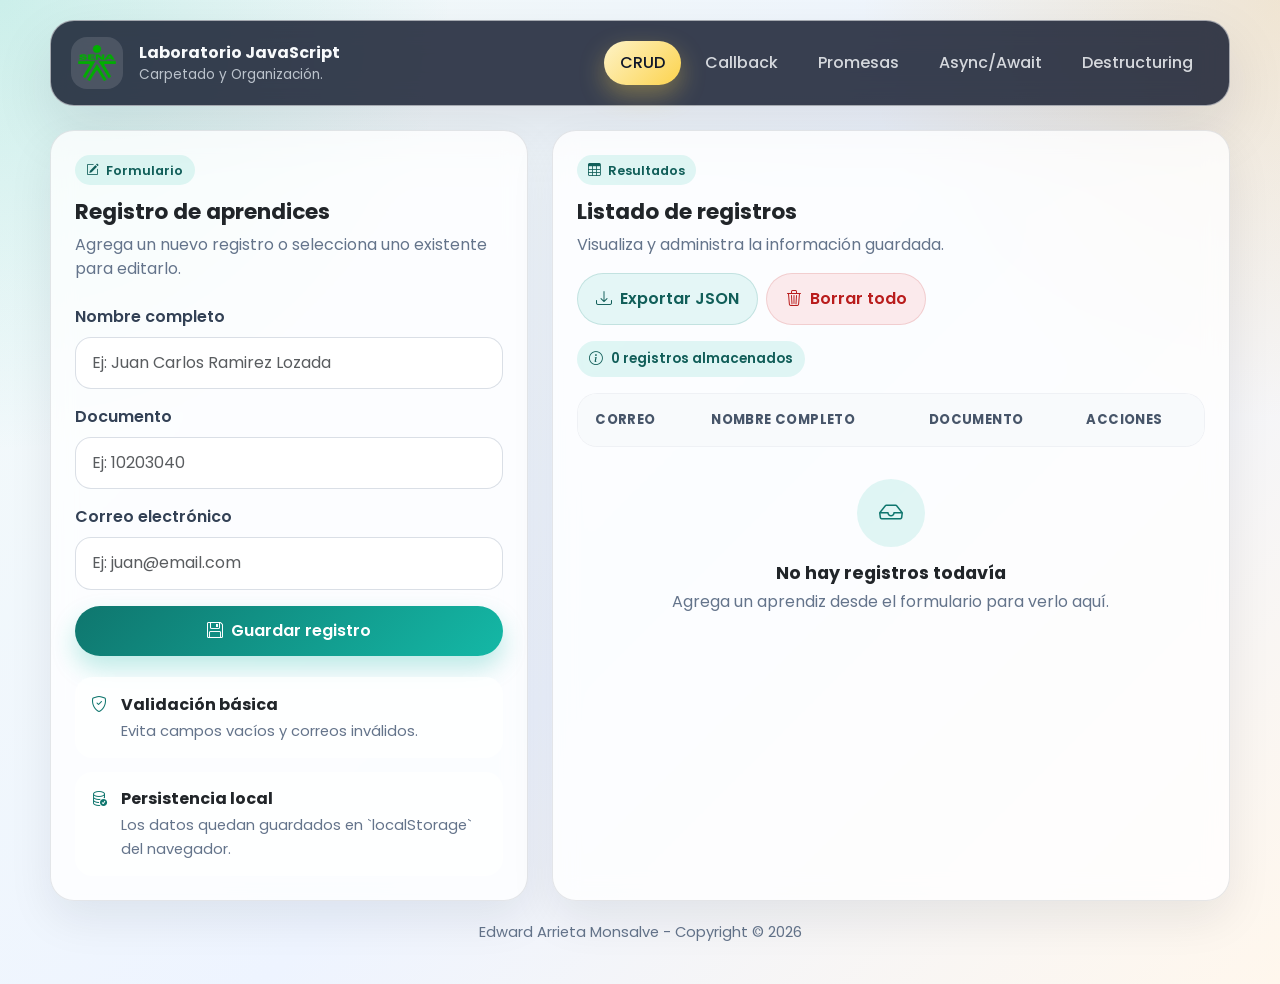
<file: index.html>
<!DOCTYPE html>
<html lang="es-CO">

<head>
    <meta charset="UTF-8">
    <meta name="viewport" content="width=device-width, initial-scale=1.0">
    <title>Laboratorio JavaScript | CRUD</title>
    <meta name="author" content="Edward Arrieta Monsalve">
    <meta name="description" content="Aplicativo web con ejercicios de CRUD, callback, promesas, async/await y destructuring">
    <meta name="keywords" content="SENA, bootstrap, javascript, crud">
    <meta name="theme-color" content="#0f172a">
    <link rel="shortcut icon" href="logosena.png" type="image/x-icon">
    <link rel="preconnect" href="https://fonts.googleapis.com">
    <link rel="preconnect" href="https://fonts.gstatic.com" crossorigin>
    <link href="https://fonts.googleapis.com/css2?family=Poppins:wght@400;500;600;700&display=swap"
        rel="stylesheet">
    <link href="https://cdn.jsdelivr.net/npm/bootstrap@5.3.3/dist/css/bootstrap.min.css" rel="stylesheet"
        integrity="sha384-QWTKZyjpPEjISv5WaRU9OFeRpok6YctnYmDr5pNlyT2bRjXh0JMhjY6hW+ALEwIH" crossorigin="anonymous">
    <link href="https://cdn.jsdelivr.net/npm/bootstrap-icons@1.11.3/font/bootstrap-icons.min.css" rel="stylesheet">
    <link rel="stylesheet" href="assets/css/styles.css">
</head>

<body>
    <div class="app-shell">
        <header class="topbar mb-4">
            <div class="d-flex flex-column flex-xl-row align-items-xl-center justify-content-between gap-3">
                <div class="d-flex align-items-center gap-3">
                    <img src="logosena.png" alt="Logo SENA" class="brand-mark">
                    <div>
                        <p class="brand-title">Laboratorio JavaScript</p>
                        <p class="brand-copy">Carpetado y Organización.</p>
                    </div>
                </div>

                <nav aria-label="Navegación principal">
                    <ul class="nav nav-pills gap-2">
                        <li class="nav-item"><a class="nav-link active" href="index.html">CRUD</a></li>
                        <li class="nav-item"><a class="nav-link" href="pages/callback.html">Callback</a></li>
                        <li class="nav-item"><a class="nav-link" href="pages/promesas.html">Promesas</a></li>
                        <li class="nav-item"><a class="nav-link" href="pages/async-await.html">Async/Await</a></li>
                        <li class="nav-item"><a class="nav-link" href="pages/object-destructuring.html">Destructuring</a></li>
                    </ul>
                </nav>
            </div>
        </header>

        <main>
            <div class="row g-4">
                <div class="col-12 col-lg-5">
                    <div class="card surface-card">
                        <div class="card-body">
                            <span class="section-kicker"><i class="bi bi-pencil-square"></i> Formulario</span>
                            <h2 class="section-title">Registro de aprendices</h2>
                            <p class="section-text">Agrega un nuevo registro o selecciona uno existente para editarlo.</p>

                            <form id="studentForm" autocomplete="off" class="mt-4">
                                <input type="hidden" id="studentId">

                                <div class="mb-3">
                                    <label class="form-label" for="name">Nombre completo</label>
                                    <input class="form-control" id="name" required
                                        placeholder="Ej: Juan Carlos Ramirez Lozada">
                                </div>

                                <div class="mb-3">
                                    <label class="form-label" for="doc">Documento</label>
                                    <input class="form-control" id="doc" required placeholder="Ej: 10203040">
                                </div>

                                <div class="mb-3">
                                    <label class="form-label" for="email">Correo electrónico</label>
                                    <input type="email" class="form-control" id="email" required
                                        placeholder="Ej: juan@email.com">
                                </div>

                                <div class="d-grid gap-2">
                                    <button class="btn btn-brand" type="button" id="btnAdd" onclick="addData()">
                                        <i class="bi bi-floppy me-2"></i>Guardar registro
                                    </button>
                                    <button class="btn btn-outline-brand" type="button" id="btnUpdate" onclick="addData()">
                                        <i class="bi bi-arrow-repeat me-2"></i>Actualizar registro
                                    </button>
                                </div>
                            </form>

                            <div class="info-list">
                                <div class="info-item">
                                    <i class="bi bi-shield-check"></i>
                                    <div>
                                        <strong>Validación básica</strong>
                                        <span>Evita campos vacíos y correos inválidos.</span>
                                    </div>
                                </div>
                                <div class="info-item">
                                    <i class="bi bi-database-check"></i>
                                    <div>
                                        <strong>Persistencia local</strong>
                                        <span>Los datos quedan guardados en `localStorage` del navegador.</span>
                                    </div>
                                </div>
                            </div>
                        </div>
                    </div>
                </div>

                <div class="col-12 col-lg-7">
                    <div class="card surface-card">
                        <div class="card-body">
                            <div class="results-header">
                                <div>
                                    <span class="section-kicker"><i class="bi bi-table"></i> Resultados</span>
                                    <h2 class="section-title">Listado de registros</h2>
                                    <p class="section-text">Visualiza y administra la información guardada.</p>
                                </div>

                                <div class="d-flex flex-wrap gap-2">
                                    <button class="btn btn-soft" id="btnExportar" type="button">
                                        <i class="bi bi-download me-2"></i>Exportar JSON
                                    </button>
                                    <button class="btn btn-danger-soft" id="btnBorrarTodo" type="button">
                                        <i class="bi bi-trash3 me-2"></i>Borrar todo
                                    </button>
                                </div>
                            </div>

                            <div class="results-meta mb-3">
                                <i class="bi bi-info-circle"></i>
                                <span id="recordsCounter">0 registros almacenados</span>
                            </div>

                            <div class="table-shell">
                                <div class="table-responsive" id="tableData">
                                    <table class="table align-middle">
                                        <thead>
                                            <tr>
                                                <th scope="col">Correo</th>
                                                <th scope="col">Nombre completo</th>
                                                <th scope="col">Documento</th>
                                                <th scope="col">Acciones</th>
                                            </tr>
                                        </thead>
                                        <tbody></tbody>
                                    </table>
                                </div>
                            </div>

                            <div id="emptyState" class="empty-panel d-none"></div>
                        </div>
                    </div>
                </div>
            </div>
        </main>

        <footer class="site-footer">
            <p class="mb-0">Edward Arrieta Monsalve - Copyright © 2026</p>
        </footer>
    </div>

    <script src="https://cdn.jsdelivr.net/npm/bootstrap@5.3.3/dist/js/bootstrap.bundle.min.js"
        integrity="sha384-YvpcrYf0tY3lHB60NNkmXc5s9fDVZLESaAA55NDzOxhy9GkcIdslK1eN7N6jIeHz"
        crossorigin="anonymous"></script>
    <script src="assets/js/crud.js"></script>
</body>

</html>
</file>
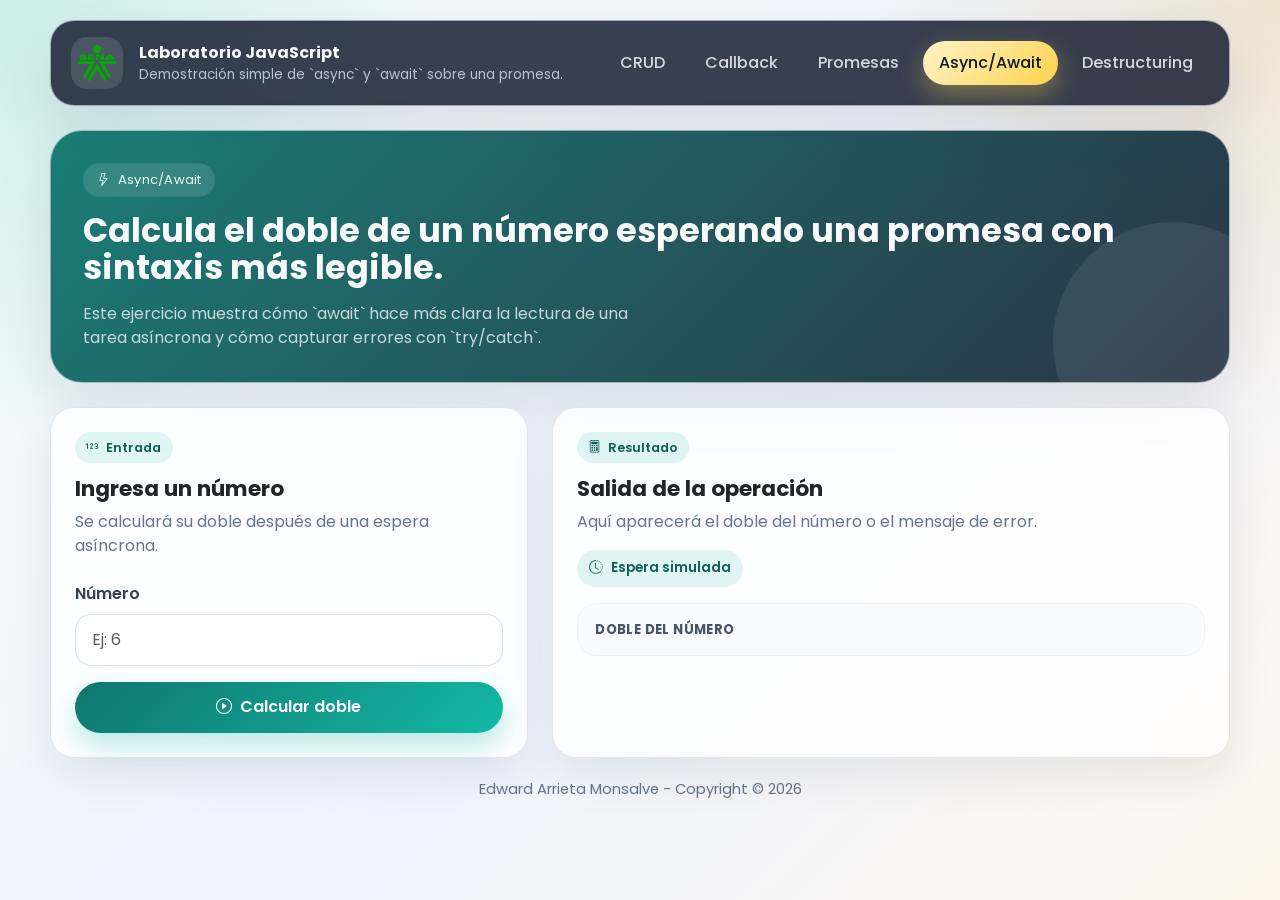
<file: pages/async-await.html>
<!DOCTYPE html>
<html lang="es-CO">

<head>
    <meta charset="UTF-8">
    <meta name="viewport" content="width=device-width, initial-scale=1.0">
    <title>Laboratorio JavaScript | Async/Await</title>
    <meta name="author" content="Edward Arrieta Monsalve">
    <meta name="description" content="Cálculo asíncrono de un número usando async/await">
    <meta name="theme-color" content="#0f172a">
    <link rel="shortcut icon" href="../logosena.png" type="image/x-icon">
    <link rel="preconnect" href="https://fonts.googleapis.com">
    <link rel="preconnect" href="https://fonts.gstatic.com" crossorigin>
    <link href="https://fonts.googleapis.com/css2?family=Poppins:wght@400;500;600;700&display=swap"
        rel="stylesheet">
    <link href="https://cdn.jsdelivr.net/npm/bootstrap@5.3.3/dist/css/bootstrap.min.css" rel="stylesheet"
        integrity="sha384-QWTKZyjpPEjISv5WaRU9OFeRpok6YctnYmDr5pNlyT2bRjXh0JMhjY6hW+ALEwIH" crossorigin="anonymous">
    <link href="https://cdn.jsdelivr.net/npm/bootstrap-icons@1.11.3/font/bootstrap-icons.min.css" rel="stylesheet">
    <link rel="stylesheet" href="../assets/css/styles.css">
</head>

<body>
    <div class="app-shell">
        <header class="topbar mb-4">
            <div class="d-flex flex-column flex-xl-row align-items-xl-center justify-content-between gap-3">
                <div class="d-flex align-items-center gap-3">
                    <img src="../logosena.png" alt="Logo SENA" class="brand-mark">
                    <div>
                        <p class="brand-title">Laboratorio JavaScript</p>
                        <p class="brand-copy">Demostración simple de `async` y `await` sobre una promesa.</p>
                    </div>
                </div>

                <nav aria-label="Navegación principal">
                    <ul class="nav nav-pills gap-2">
                        <li class="nav-item"><a class="nav-link" href="../index.html">CRUD</a></li>
                        <li class="nav-item"><a class="nav-link" href="callback.html">Callback</a></li>
                        <li class="nav-item"><a class="nav-link" href="promesas.html">Promesas</a></li>
                        <li class="nav-item"><a class="nav-link active" href="async-await.html">Async/Await</a></li>
                        <li class="nav-item"><a class="nav-link" href="object-destructuring.html">Destructuring</a></li>
                    </ul>
                </nav>
            </div>
        </header>

        <section class="hero-panel mb-4">
            <span class="hero-eyebrow"><i class="bi bi-lightning"></i> Async/Await</span>
            <h1 class="hero-title">Calcula el doble de un número esperando una promesa con sintaxis más legible.</h1>
            <p class="hero-text">
                Este ejercicio muestra cómo `await` hace más clara la lectura de una tarea asíncrona y cómo capturar errores
                con `try/catch`.
            </p>
        </section>

        <main>
            <div class="row g-4">
                <div class="col-12 col-lg-5">
                    <div class="card surface-card">
                        <div class="card-body">
                            <span class="section-kicker"><i class="bi bi-123"></i> Entrada</span>
                            <h2 class="section-title">Ingresa un número</h2>
                            <p class="section-text">Se calculará su doble después de una espera asíncrona.</p>

                            <form id="studentForm" autocomplete="off" class="mt-4">
                                <div class="mb-3">
                                    <label class="form-label" for="name">Número</label>
                                    <input class="form-control" id="name" required placeholder="Ej: 6">
                                </div>

                                <div class="d-grid">
                                    <button class="btn btn-brand" type="button" id="btnAdd" onclick="addData()">
                                        <i class="bi bi-play-circle me-2"></i>Calcular doble
                                    </button>
                                </div>
                            </form>
                        </div>
                    </div>
                </div>

                <div class="col-12 col-lg-7">
                    <div class="card surface-card">
                        <div class="card-body">
                            <div class="results-header">
                                <div>
                                    <span class="section-kicker"><i class="bi bi-calculator"></i> Resultado</span>
                                    <h2 class="section-title">Salida de la operación</h2>
                                    <p class="section-text">Aquí aparecerá el doble del número o el mensaje de error.</p>
                                </div>

                                <div class="results-meta">
                                    <i class="bi bi-clock-history"></i>
                                    Espera simulada
                                </div>
                            </div>

                            <div class="table-shell">
                                <div class="table-responsive" id="tableData">
                                    <table class="table align-middle">
                                        <thead>
                                            <tr>
                                                <th scope="col">Doble del número</th>
                                            </tr>
                                        </thead>
                                        <tbody></tbody>
                                    </table>
                                </div>
                            </div>

                            <div id="emptyState" class="empty-panel d-none"></div>
                        </div>
                    </div>
                </div>
            </div>
        </main>

        <footer class="site-footer">
            <p class="mb-0">Edward Arrieta Monsalve - Copyright © 2026</p>
        </footer>
    </div>

    <script src="https://cdn.jsdelivr.net/npm/bootstrap@5.3.3/dist/js/bootstrap.bundle.min.js"
        integrity="sha384-YvpcrYf0tY3lHB60NNkmXc5s9fDVZLESaAA55NDzOxhy9GkcIdslK1eN7N6jIeHz"
        crossorigin="anonymous"></script>
    <script src="../assets/js/async-await.js"></script>
</body>

</html>
</file>
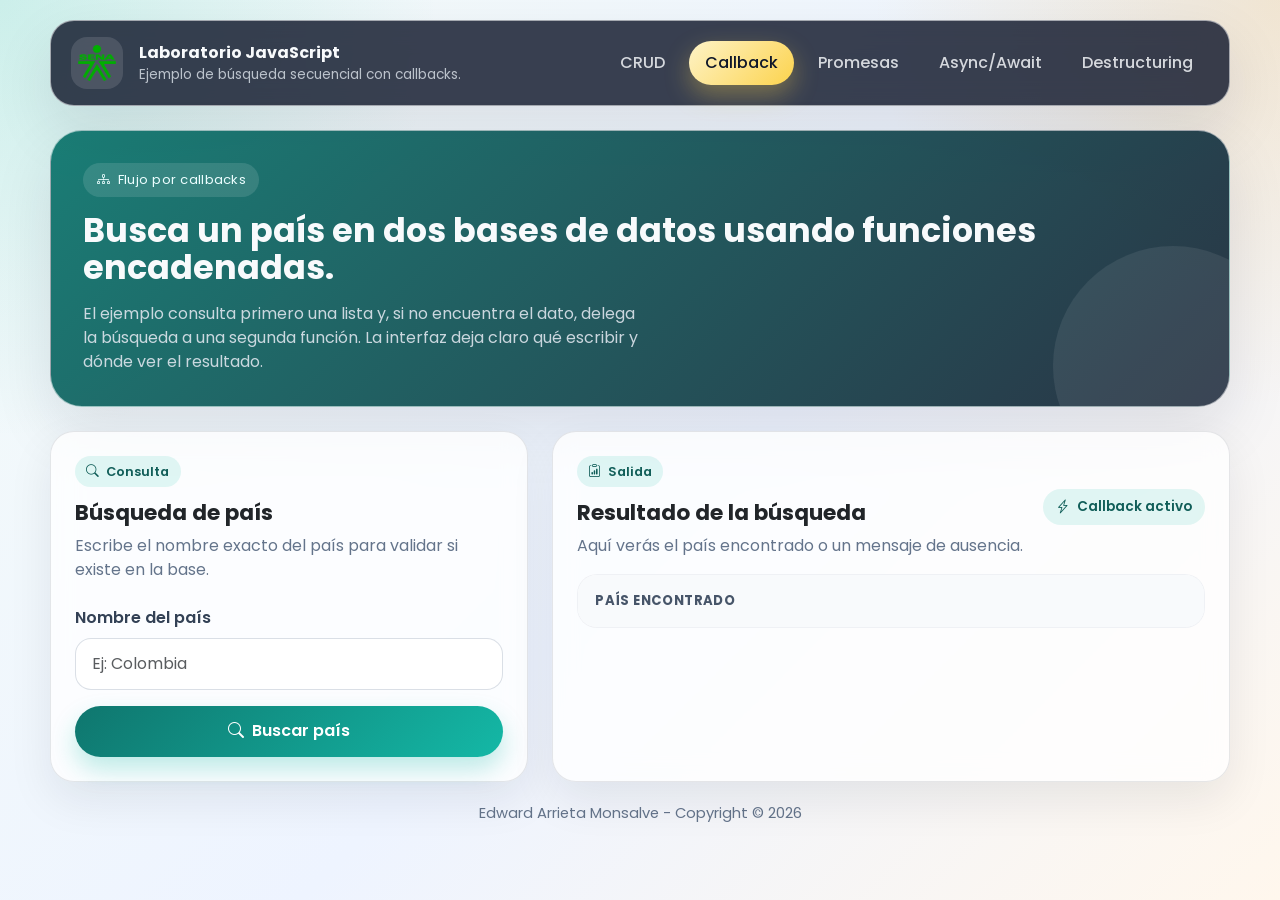
<file: pages/callback.html>
<!DOCTYPE html>
<html lang="es-CO">

<head>
    <meta charset="UTF-8">
    <meta name="viewport" content="width=device-width, initial-scale=1.0">
    <title>Laboratorio JavaScript | Callback</title>
    <meta name="author" content="Edward Arrieta Monsalve">
    <meta name="description" content="Búsqueda de países usando callbacks">
    <meta name="theme-color" content="#0f172a">
    <link rel="shortcut icon" href="../logosena.png" type="image/x-icon">
    <link rel="preconnect" href="https://fonts.googleapis.com">
    <link rel="preconnect" href="https://fonts.gstatic.com" crossorigin>
    <link href="https://fonts.googleapis.com/css2?family=Poppins:wght@400;500;600;700&display=swap"
        rel="stylesheet">
    <link href="https://cdn.jsdelivr.net/npm/bootstrap@5.3.3/dist/css/bootstrap.min.css" rel="stylesheet"
        integrity="sha384-QWTKZyjpPEjISv5WaRU9OFeRpok6YctnYmDr5pNlyT2bRjXh0JMhjY6hW+ALEwIH" crossorigin="anonymous">
    <link href="https://cdn.jsdelivr.net/npm/bootstrap-icons@1.11.3/font/bootstrap-icons.min.css" rel="stylesheet">
    <link rel="stylesheet" href="../assets/css/styles.css">
</head>

<body>
    <div class="app-shell">
        <header class="topbar mb-4">
            <div class="d-flex flex-column flex-xl-row align-items-xl-center justify-content-between gap-3">
                <div class="d-flex align-items-center gap-3">
                    <img src="../logosena.png" alt="Logo SENA" class="brand-mark">
                    <div>
                        <p class="brand-title">Laboratorio JavaScript</p>
                        <p class="brand-copy">Ejemplo de búsqueda secuencial con callbacks.</p>
                    </div>
                </div>

                <nav aria-label="Navegación principal">
                    <ul class="nav nav-pills gap-2">
                        <li class="nav-item"><a class="nav-link" href="../index.html">CRUD</a></li>
                        <li class="nav-item"><a class="nav-link active" href="callback.html">Callback</a></li>
                        <li class="nav-item"><a class="nav-link" href="promesas.html">Promesas</a></li>
                        <li class="nav-item"><a class="nav-link" href="async-await.html">Async/Await</a></li>
                        <li class="nav-item"><a class="nav-link" href="object-destructuring.html">Destructuring</a></li>
                    </ul>
                </nav>
            </div>
        </header>

        <section class="hero-panel mb-4">
            <span class="hero-eyebrow"><i class="bi bi-diagram-3"></i> Flujo por callbacks</span>
            <h1 class="hero-title">Busca un país en dos bases de datos usando funciones encadenadas.</h1>
            <p class="hero-text">
                El ejemplo consulta primero una lista y, si no encuentra el dato, delega la búsqueda a una segunda función.
                La interfaz deja claro qué escribir y dónde ver el resultado.
            </p>
        </section>

        <main>
            <div class="row g-4">
                <div class="col-12 col-lg-5">
                    <div class="card surface-card">
                        <div class="card-body">
                            <span class="section-kicker"><i class="bi bi-search"></i> Consulta</span>
                            <h2 class="section-title">Búsqueda de país</h2>
                            <p class="section-text">Escribe el nombre exacto del país para validar si existe en la base.</p>

                            <form id="studentForm" autocomplete="off" class="mt-4">
                                <div class="mb-3">
                                    <label class="form-label" for="name">Nombre del país</label>
                                    <input class="form-control" id="name" required placeholder="Ej: Colombia">
                                </div>

                                <div class="d-grid">
                                    <button class="btn btn-brand" type="button" id="btnAdd" onclick="addData()">
                                        <i class="bi bi-search me-2"></i>Buscar país
                                    </button>
                                </div>
                            </form>
                        </div>
                    </div>
                </div>

                <div class="col-12 col-lg-7">
                    <div class="card surface-card">
                        <div class="card-body">
                            <div class="results-header">
                                <div>
                                    <span class="section-kicker"><i class="bi bi-clipboard-data"></i> Salida</span>
                                    <h2 class="section-title">Resultado de la búsqueda</h2>
                                    <p class="section-text">Aquí verás el país encontrado o un mensaje de ausencia.</p>
                                </div>

                                <div class="results-meta">
                                    <i class="bi bi-lightning-charge"></i>
                                    Callback activo
                                </div>
                            </div>

                            <div class="table-shell">
                                <div class="table-responsive" id="tableData">
                                    <table class="table align-middle">
                                        <thead>
                                            <tr>
                                                <th scope="col">País encontrado</th>
                                            </tr>
                                        </thead>
                                        <tbody></tbody>
                                    </table>
                                </div>
                            </div>

                            <div id="emptyState" class="empty-panel d-none"></div>
                        </div>
                    </div>
                </div>
            </div>
        </main>

        <footer class="site-footer">
            <p class="mb-0">Edward Arrieta Monsalve - Copyright © 2026</p>
        </footer>
    </div>

    <script src="https://cdn.jsdelivr.net/npm/bootstrap@5.3.3/dist/js/bootstrap.bundle.min.js"
        integrity="sha384-YvpcrYf0tY3lHB60NNkmXc5s9fDVZLESaAA55NDzOxhy9GkcIdslK1eN7N6jIeHz"
        crossorigin="anonymous"></script>
    <script src="../assets/js/callback.js"></script>
</body>

</html>
</file>
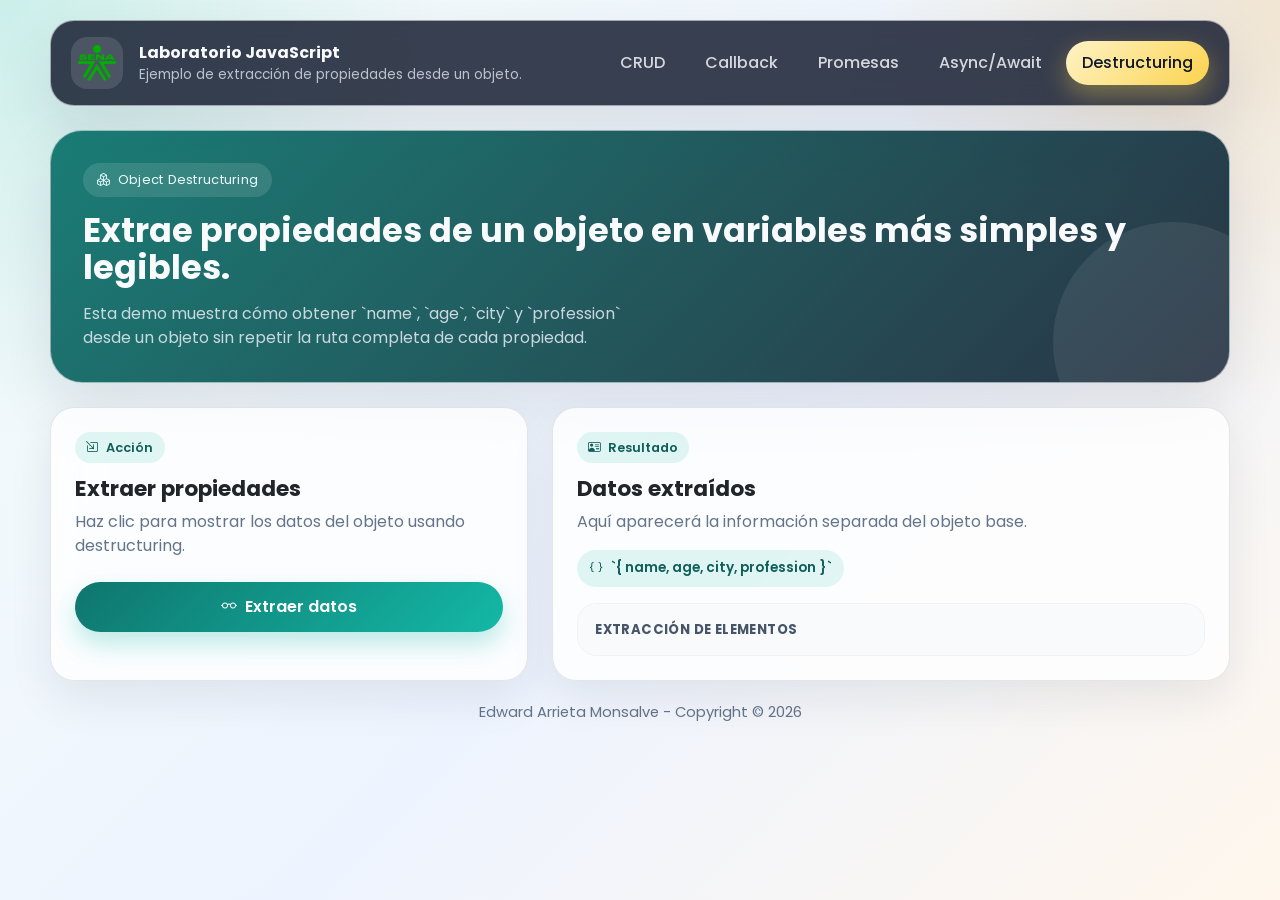
<file: pages/object-destructuring.html>
<!DOCTYPE html>
<html lang="es-CO">

<head>
    <meta charset="UTF-8">
    <meta name="viewport" content="width=device-width, initial-scale=1.0">
    <title>Laboratorio JavaScript | Object Destructuring</title>
    <meta name="author" content="Edward Arrieta Monsalve">
    <meta name="description" content="Extracción de propiedades usando object destructuring">
    <meta name="theme-color" content="#0f172a">
    <link rel="shortcut icon" href="../logosena.png" type="image/x-icon">
    <link rel="preconnect" href="https://fonts.googleapis.com">
    <link rel="preconnect" href="https://fonts.gstatic.com" crossorigin>
    <link href="https://fonts.googleapis.com/css2?family=Poppins:wght@400;500;600;700&display=swap"
        rel="stylesheet">
    <link href="https://cdn.jsdelivr.net/npm/bootstrap@5.3.3/dist/css/bootstrap.min.css" rel="stylesheet"
        integrity="sha384-QWTKZyjpPEjISv5WaRU9OFeRpok6YctnYmDr5pNlyT2bRjXh0JMhjY6hW+ALEwIH" crossorigin="anonymous">
    <link href="https://cdn.jsdelivr.net/npm/bootstrap-icons@1.11.3/font/bootstrap-icons.min.css" rel="stylesheet">
    <link rel="stylesheet" href="../assets/css/styles.css">
</head>

<body>
    <div class="app-shell">
        <header class="topbar mb-4">
            <div class="d-flex flex-column flex-xl-row align-items-xl-center justify-content-between gap-3">
                <div class="d-flex align-items-center gap-3">
                    <img src="../logosena.png" alt="Logo SENA" class="brand-mark">
                    <div>
                        <p class="brand-title">Laboratorio JavaScript</p>
                        <p class="brand-copy">Ejemplo de extracción de propiedades desde un objeto.</p>
                    </div>
                </div>

                <nav aria-label="Navegación principal">
                    <ul class="nav nav-pills gap-2">
                        <li class="nav-item"><a class="nav-link" href="../index.html">CRUD</a></li>
                        <li class="nav-item"><a class="nav-link" href="callback.html">Callback</a></li>
                        <li class="nav-item"><a class="nav-link" href="promesas.html">Promesas</a></li>
                        <li class="nav-item"><a class="nav-link" href="async-await.html">Async/Await</a></li>
                        <li class="nav-item"><a class="nav-link active" href="object-destructuring.html">Destructuring</a></li>
                    </ul>
                </nav>
            </div>
        </header>

        <section class="hero-panel mb-4">
            <span class="hero-eyebrow"><i class="bi bi-boxes"></i> Object Destructuring</span>
            <h1 class="hero-title">Extrae propiedades de un objeto en variables más simples y legibles.</h1>
            <p class="hero-text">
                Esta demo muestra cómo obtener `name`, `age`, `city` y `profession` desde un objeto sin repetir la ruta
                completa de cada propiedad.
            </p>
        </section>

        <main>
            <div class="row g-4">
                <div class="col-12 col-lg-5">
                    <div class="card surface-card">
                        <div class="card-body">
                            <span class="section-kicker"><i class="bi bi-box-arrow-in-down-right"></i> Acción</span>
                            <h2 class="section-title">Extraer propiedades</h2>
                            <p class="section-text">Haz clic para mostrar los datos del objeto usando destructuring.</p>

                            <div class="d-grid mt-4">
                                <button class="btn btn-brand" type="button" id="btnAdd" onclick="addData()">
                                    <i class="bi bi-eyeglasses me-2"></i>Extraer datos
                                </button>
                            </div>
                        </div>
                    </div>
                </div>

                <div class="col-12 col-lg-7">
                    <div class="card surface-card">
                        <div class="card-body">
                            <div class="results-header">
                                <div>
                                    <span class="section-kicker"><i class="bi bi-person-vcard"></i> Resultado</span>
                                    <h2 class="section-title">Datos extraídos</h2>
                                    <p class="section-text">Aquí aparecerá la información separada del objeto base.</p>
                                </div>

                                <div class="results-meta">
                                    <i class="bi bi-braces"></i>
                                    `{ name, age, city, profession }`
                                </div>
                            </div>

                            <div class="table-shell">
                                <div class="table-responsive" id="tableData">
                                    <table class="table align-middle">
                                        <thead>
                                            <tr>
                                                <th scope="col">Extracción de elementos</th>
                                            </tr>
                                        </thead>
                                        <tbody></tbody>
                                    </table>
                                </div>
                            </div>

                            <div id="emptyState" class="empty-panel d-none"></div>
                        </div>
                    </div>
                </div>
            </div>
        </main>

        <footer class="site-footer">
            <p class="mb-0">Edward Arrieta Monsalve - Copyright © 2026</p>
        </footer>
    </div>

    <script src="https://cdn.jsdelivr.net/npm/bootstrap@5.3.3/dist/js/bootstrap.bundle.min.js"
        integrity="sha384-YvpcrYf0tY3lHB60NNkmXc5s9fDVZLESaAA55NDzOxhy9GkcIdslK1eN7N6jIeHz"
        crossorigin="anonymous"></script>
    <script src="../assets/js/object-destructuring.js"></script>
</body>

</html>
</file>
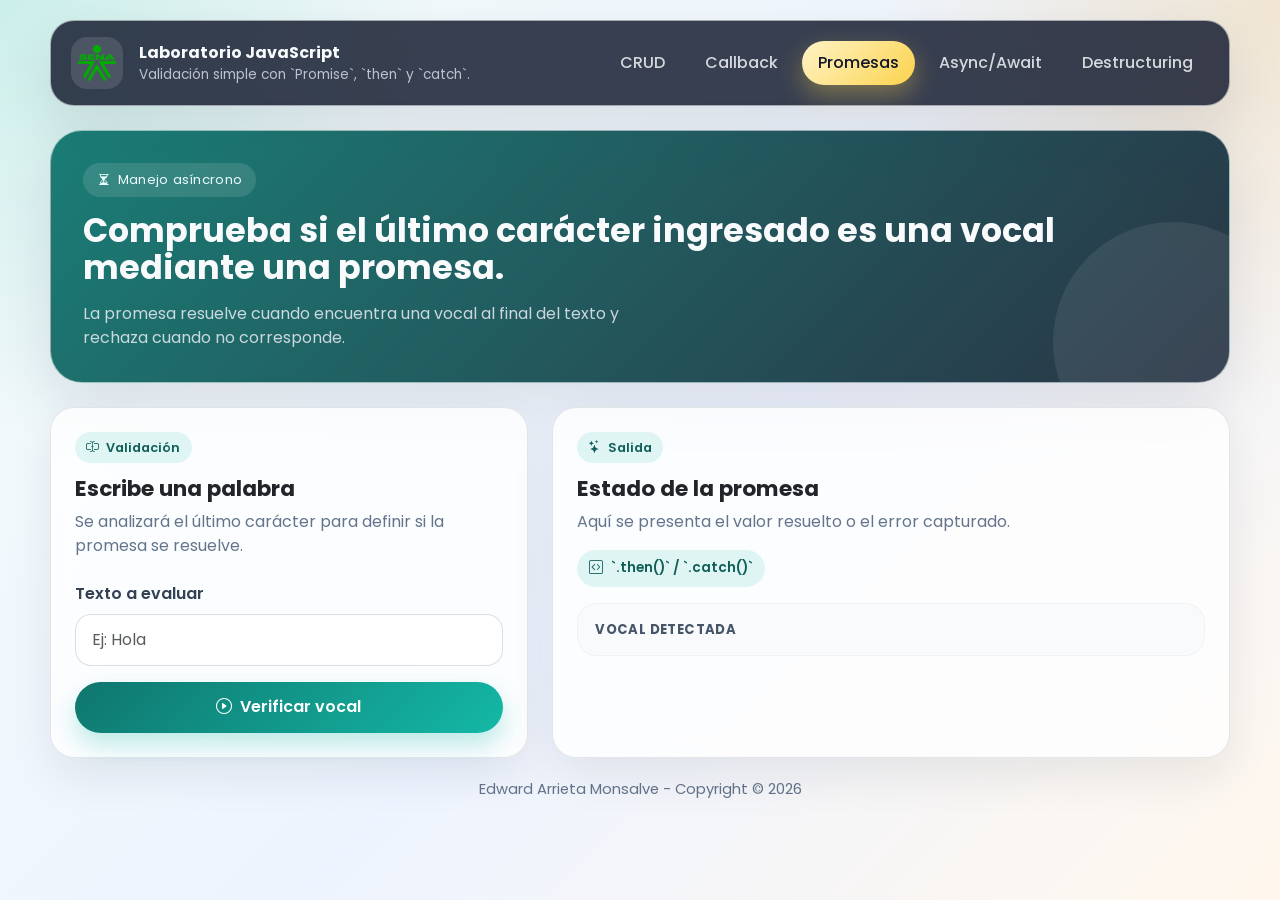
<file: pages/promesas.html>
<!DOCTYPE html>
<html lang="es-CO">

<head>
    <meta charset="UTF-8">
    <meta name="viewport" content="width=device-width, initial-scale=1.0">
    <title>Laboratorio JavaScript | Promesas</title>
    <meta name="author" content="Edward Arrieta Monsalve">
    <meta name="description" content="Validación de vocal usando promesas">
    <meta name="theme-color" content="#0f172a">
    <link rel="shortcut icon" href="../logosena.png" type="image/x-icon">
    <link rel="preconnect" href="https://fonts.googleapis.com">
    <link rel="preconnect" href="https://fonts.gstatic.com" crossorigin>
    <link href="https://fonts.googleapis.com/css2?family=Poppins:wght@400;500;600;700&display=swap"
        rel="stylesheet">
    <link href="https://cdn.jsdelivr.net/npm/bootstrap@5.3.3/dist/css/bootstrap.min.css" rel="stylesheet"
        integrity="sha384-QWTKZyjpPEjISv5WaRU9OFeRpok6YctnYmDr5pNlyT2bRjXh0JMhjY6hW+ALEwIH" crossorigin="anonymous">
    <link href="https://cdn.jsdelivr.net/npm/bootstrap-icons@1.11.3/font/bootstrap-icons.min.css" rel="stylesheet">
    <link rel="stylesheet" href="../assets/css/styles.css">
</head>

<body>
    <div class="app-shell">
        <header class="topbar mb-4">
            <div class="d-flex flex-column flex-xl-row align-items-xl-center justify-content-between gap-3">
                <div class="d-flex align-items-center gap-3">
                    <img src="../logosena.png" alt="Logo SENA" class="brand-mark">
                    <div>
                        <p class="brand-title">Laboratorio JavaScript</p>
                        <p class="brand-copy">Validación simple con `Promise`, `then` y `catch`.</p>
                    </div>
                </div>

                <nav aria-label="Navegación principal">
                    <ul class="nav nav-pills gap-2">
                        <li class="nav-item"><a class="nav-link" href="../index.html">CRUD</a></li>
                        <li class="nav-item"><a class="nav-link" href="callback.html">Callback</a></li>
                        <li class="nav-item"><a class="nav-link active" href="promesas.html">Promesas</a></li>
                        <li class="nav-item"><a class="nav-link" href="async-await.html">Async/Await</a></li>
                        <li class="nav-item"><a class="nav-link" href="object-destructuring.html">Destructuring</a></li>
                    </ul>
                </nav>
            </div>
        </header>

        <section class="hero-panel mb-4">
            <span class="hero-eyebrow"><i class="bi bi-hourglass-split"></i> Manejo asíncrono</span>
            <h1 class="hero-title">Comprueba si el último carácter ingresado es una vocal mediante una promesa.</h1>
            <p class="hero-text">
                La promesa resuelve cuando encuentra una vocal al final del texto y rechaza cuando no corresponde.
            </p>
        </section>

        <main>
            <div class="row g-4">
                <div class="col-12 col-lg-5">
                    <div class="card surface-card">
                        <div class="card-body">
                            <span class="section-kicker"><i class="bi bi-input-cursor-text"></i> Validación</span>
                            <h2 class="section-title">Escribe una palabra</h2>
                            <p class="section-text">Se analizará el último carácter para definir si la promesa se resuelve.</p>

                            <form id="studentForm" autocomplete="off" class="mt-4">
                                <div class="mb-3">
                                    <label class="form-label" for="name">Texto a evaluar</label>
                                    <input class="form-control" id="name" required placeholder="Ej: Hola">
                                </div>

                                <div class="d-grid">
                                    <button class="btn btn-brand" type="button" id="btnAdd" onclick="addData()">
                                        <i class="bi bi-play-circle me-2"></i>Verificar vocal
                                    </button>
                                </div>
                            </form>
                        </div>
                    </div>
                </div>

                <div class="col-12 col-lg-7">
                    <div class="card surface-card">
                        <div class="card-body">
                            <div class="results-header">
                                <div>
                                    <span class="section-kicker"><i class="bi bi-stars"></i> Salida</span>
                                    <h2 class="section-title">Estado de la promesa</h2>
                                    <p class="section-text">Aquí se presenta el valor resuelto o el error capturado.</p>
                                </div>

                                <div class="results-meta">
                                    <i class="bi bi-code-square"></i>
                                    `.then()` / `.catch()`
                                </div>
                            </div>

                            <div class="table-shell">
                                <div class="table-responsive" id="tableData">
                                    <table class="table align-middle">
                                        <thead>
                                            <tr>
                                                <th scope="col">Vocal detectada</th>
                                            </tr>
                                        </thead>
                                        <tbody></tbody>
                                    </table>
                                </div>
                            </div>

                            <div id="emptyState" class="empty-panel d-none"></div>
                        </div>
                    </div>
                </div>
            </div>
        </main>

        <footer class="site-footer">
            <p class="mb-0">Edward Arrieta Monsalve - Copyright © 2026</p>
        </footer>
    </div>

    <script src="https://cdn.jsdelivr.net/npm/bootstrap@5.3.3/dist/js/bootstrap.bundle.min.js"
        integrity="sha384-YvpcrYf0tY3lHB60NNkmXc5s9fDVZLESaAA55NDzOxhy9GkcIdslK1eN7N6jIeHz"
        crossorigin="anonymous"></script>
    <script src="../assets/js/promesas.js"></script>
</body>

</html>
</file>
<file: assets/css/styles.css>
:root {
  --brand-primary: #0f766e;
  --brand-primary-dark: #115e59;
  --brand-accent: #f59e0b;
  --brand-surface: rgba(255, 255, 255, 0.78);
  --brand-surface-strong: #ffffff;
  --brand-border: rgba(15, 23, 42, 0.1);
  --brand-text: #0f172a;
  --brand-muted: #64748b;
  --brand-success: #15803d;
  --brand-danger: #b91c1c;
  --page-gradient: linear-gradient(135deg, #f4fbf9 0%, #eef4ff 55%, #fff7ed 100%);
  --shadow-soft: 0 24px 60px rgba(15, 23, 42, 0.1);
  --shadow-card: 0 18px 45px rgba(15, 23, 42, 0.08);
}

* {
  box-sizing: border-box;
}

body {
  min-height: 100vh;
  margin: 0;
  color: var(--brand-text);
  font-family: "Poppins", sans-serif;
  background:
    radial-gradient(circle at top left, rgba(20, 184, 166, 0.18), transparent 28%),
    radial-gradient(circle at top right, rgba(245, 158, 11, 0.18), transparent 26%),
    var(--page-gradient);
}

.app-shell {
  width: min(1180px, calc(100% - 2rem));
  margin: 0 auto;
  padding: 1.25rem 0 2.5rem;
}

.topbar {
  padding: 1rem 1.25rem;
  border: 1px solid rgba(255, 255, 255, 0.55);
  border-radius: 1.5rem;
  background: rgba(15, 23, 42, 0.82);
  backdrop-filter: blur(14px);
  box-shadow: var(--shadow-soft);
}

.brand-mark {
  width: 52px;
  height: 52px;
  object-fit: contain;
  border-radius: 1rem;
  background: rgba(255, 255, 255, 0.12);
  padding: 0.45rem;
}

.brand-title {
  margin: 0;
  color: #f8fafc;
  font-size: 1rem;
  font-weight: 700;
}

.brand-copy {
  margin: 0;
  color: rgba(226, 232, 240, 0.78);
  font-size: 0.85rem;
}

.nav-pills .nav-link {
  border-radius: 999px;
  color: rgba(248, 250, 252, 0.82);
  font-weight: 500;
  padding: 0.6rem 1rem;
  transition: all 0.2s ease;
}

.nav-pills .nav-link:hover,
.nav-pills .nav-link:focus-visible {
  color: #fff;
  background: rgba(255, 255, 255, 0.12);
}

.nav-pills .nav-link.active {
  color: var(--brand-text);
  background: linear-gradient(135deg, #fef3c7, #fcd34d);
  box-shadow: 0 10px 24px rgba(252, 211, 77, 0.35);
}

.hero-panel {
  position: relative;
  overflow: hidden;
  padding: 2rem;
  border: 1px solid rgba(255, 255, 255, 0.55);
  border-radius: 2rem;
  background: linear-gradient(135deg, rgba(15, 118, 110, 0.95), rgba(30, 41, 59, 0.95));
  box-shadow: var(--shadow-soft);
}

.hero-panel::after {
  content: "";
  position: absolute;
  inset: auto -4rem -5rem auto;
  width: 240px;
  height: 240px;
  border-radius: 50%;
  background: rgba(255, 255, 255, 0.08);
}

.hero-eyebrow {
  display: inline-flex;
  align-items: center;
  gap: 0.5rem;
  margin-bottom: 1rem;
  padding: 0.45rem 0.85rem;
  border-radius: 999px;
  color: #ecfeff;
  background: rgba(255, 255, 255, 0.12);
  font-size: 0.82rem;
  letter-spacing: 0.02em;
}

.hero-title {
  margin: 0;
  color: #f8fafc;
  font-size: clamp(1.9rem, 2.6vw, 3.3rem);
  font-weight: 700;
  line-height: 1.1;
}

.hero-text {
  max-width: 56ch;
  margin: 1rem 0 0;
  color: rgba(226, 232, 240, 0.88);
  font-size: 1rem;
}

.hero-stats {
  display: flex;
  flex-wrap: wrap;
  gap: 0.9rem;
  margin-top: 1.5rem;
}

.stat-chip {
  min-width: 150px;
  padding: 0.95rem 1rem;
  border: 1px solid rgba(255, 255, 255, 0.14);
  border-radius: 1.25rem;
  background: rgba(255, 255, 255, 0.09);
}

.stat-chip strong {
  display: block;
  color: #f8fafc;
  font-size: 1.1rem;
}

.stat-chip span {
  color: rgba(226, 232, 240, 0.75);
  font-size: 0.82rem;
}

.surface-card {
  height: 100%;
  border: 1px solid var(--brand-border);
  border-radius: 1.5rem;
  background: var(--brand-surface);
  backdrop-filter: blur(12px);
  box-shadow: var(--shadow-card);
}

.surface-card .card-body {
  padding: 1.5rem;
}

.section-kicker {
  display: inline-flex;
  align-items: center;
  gap: 0.45rem;
  margin-bottom: 0.85rem;
  padding: 0.35rem 0.7rem;
  border-radius: 999px;
  color: var(--brand-primary-dark);
  background: rgba(20, 184, 166, 0.12);
  font-size: 0.8rem;
  font-weight: 600;
}

.section-title {
  margin: 0;
  font-size: 1.35rem;
  font-weight: 700;
}

.section-text {
  margin: 0.5rem 0 0;
  color: var(--brand-muted);
}

.form-label {
  color: #334155;
  font-weight: 600;
}

.form-control {
  padding: 0.82rem 1rem;
  border: 1px solid rgba(148, 163, 184, 0.35);
  border-radius: 1rem;
  background: rgba(255, 255, 255, 0.92);
}

.form-control:focus {
  border-color: rgba(15, 118, 110, 0.55);
  box-shadow: 0 0 0 0.25rem rgba(15, 118, 110, 0.14);
}

.btn {
  border-radius: 999px;
  font-weight: 600;
  padding: 0.82rem 1.15rem;
}

.btn-brand {
  color: #fff;
  border: none;
  background: linear-gradient(135deg, var(--brand-primary), #14b8a6);
  box-shadow: 0 12px 24px rgba(20, 184, 166, 0.28);
}

.btn-brand:hover,
.btn-brand:focus-visible {
  color: #fff;
  background: linear-gradient(135deg, var(--brand-primary-dark), #0d9488);
}

.btn-soft {
  color: var(--brand-primary-dark);
  border: 1px solid rgba(15, 118, 110, 0.16);
  background: rgba(20, 184, 166, 0.1);
}

.btn-soft:hover,
.btn-soft:focus-visible {
  color: var(--brand-primary-dark);
  border-color: rgba(15, 118, 110, 0.28);
  background: rgba(20, 184, 166, 0.16);
}

.btn-danger-soft {
  color: var(--brand-danger);
  border: 1px solid rgba(185, 28, 28, 0.14);
  background: rgba(239, 68, 68, 0.1);
}

.btn-danger-soft:hover,
.btn-danger-soft:focus-visible {
  color: #fff;
  background: #dc2626;
}

.btn-outline-brand {
  color: var(--brand-primary-dark);
  border: 1px solid rgba(15, 118, 110, 0.3);
  background: transparent;
}

.btn-outline-brand:hover,
.btn-outline-brand:focus-visible {
  color: #fff;
  background: var(--brand-primary);
  border-color: var(--brand-primary);
}

.info-list {
  display: grid;
  gap: 0.85rem;
  margin: 1.35rem 0 0;
}

.info-item {
  display: flex;
  align-items: flex-start;
  gap: 0.85rem;
  padding: 0.95rem 1rem;
  border-radius: 1.1rem;
  background: rgba(255, 255, 255, 0.72);
}

.info-item i {
  color: var(--brand-primary);
  font-size: 1rem;
}

.info-item strong {
  display: block;
  margin-bottom: 0.15rem;
}

.info-item span {
  color: var(--brand-muted);
  font-size: 0.92rem;
}

.results-header {
  display: flex;
  flex-wrap: wrap;
  justify-content: space-between;
  align-items: center;
  gap: 1rem;
  margin-bottom: 1rem;
}

.results-meta {
  display: inline-flex;
  align-items: center;
  gap: 0.45rem;
  padding: 0.5rem 0.8rem;
  border-radius: 999px;
  color: var(--brand-primary-dark);
  background: rgba(20, 184, 166, 0.12);
  font-size: 0.85rem;
  font-weight: 600;
}

.table-shell {
  overflow: hidden;
  border: 1px solid rgba(148, 163, 184, 0.15);
  border-radius: 1.25rem;
  background: var(--brand-surface-strong);
}

.table {
  margin-bottom: 0;
}

.table thead th {
  border-bottom: none;
  color: #475569;
  background: #f8fafc;
  font-size: 0.82rem;
  font-weight: 700;
  letter-spacing: 0.03em;
  text-transform: uppercase;
}

.table > :not(caption) > * > * {
  padding: 1rem 1.1rem;
  border-bottom-color: rgba(226, 232, 240, 0.9);
}

.table tbody tr:last-child td {
  border-bottom: none;
}

.record-actions {
  display: flex;
  flex-wrap: wrap;
  gap: 0.55rem;
}

.empty-panel {
  padding: 2rem 1rem 1rem;
  text-align: center;
}

.empty-icon {
  display: inline-grid;
  place-items: center;
  width: 68px;
  height: 68px;
  margin-bottom: 1rem;
  border-radius: 50%;
  color: var(--brand-primary);
  background: rgba(20, 184, 166, 0.12);
  font-size: 1.5rem;
}

.empty-panel h3 {
  margin-bottom: 0.35rem;
  font-size: 1.1rem;
  font-weight: 700;
}

.empty-panel p {
  margin: 0;
  color: var(--brand-muted);
}

.status-banner {
  border-radius: 1.1rem;
  padding: 1rem 1.1rem;
  font-weight: 600;
}

.status-success {
  color: var(--brand-success);
  background: rgba(34, 197, 94, 0.12);
}

.status-error {
  color: var(--brand-danger);
  background: rgba(239, 68, 68, 0.12);
}

.site-footer {
  padding: 1.25rem 0 0;
  color: #64748b;
  font-size: 0.92rem;
  text-align: center;
}

#btnUpdate {
  display: none;
}

@media (max-width: 991.98px) {
  .app-shell {
    width: min(100% - 1rem, 1180px);
  }

  .hero-panel,
  .surface-card .card-body {
    padding: 1.25rem;
  }

  .results-header {
    align-items: flex-start;
  }
}

@media (max-width: 575.98px) {
  .topbar {
    padding: 1rem;
  }

  .hero-panel {
    border-radius: 1.5rem;
  }

  .nav-pills .nav-link,
  .btn {
    width: 100%;
    text-align: center;
  }

  .hero-stats {
    display: grid;
  }
}
</file>
